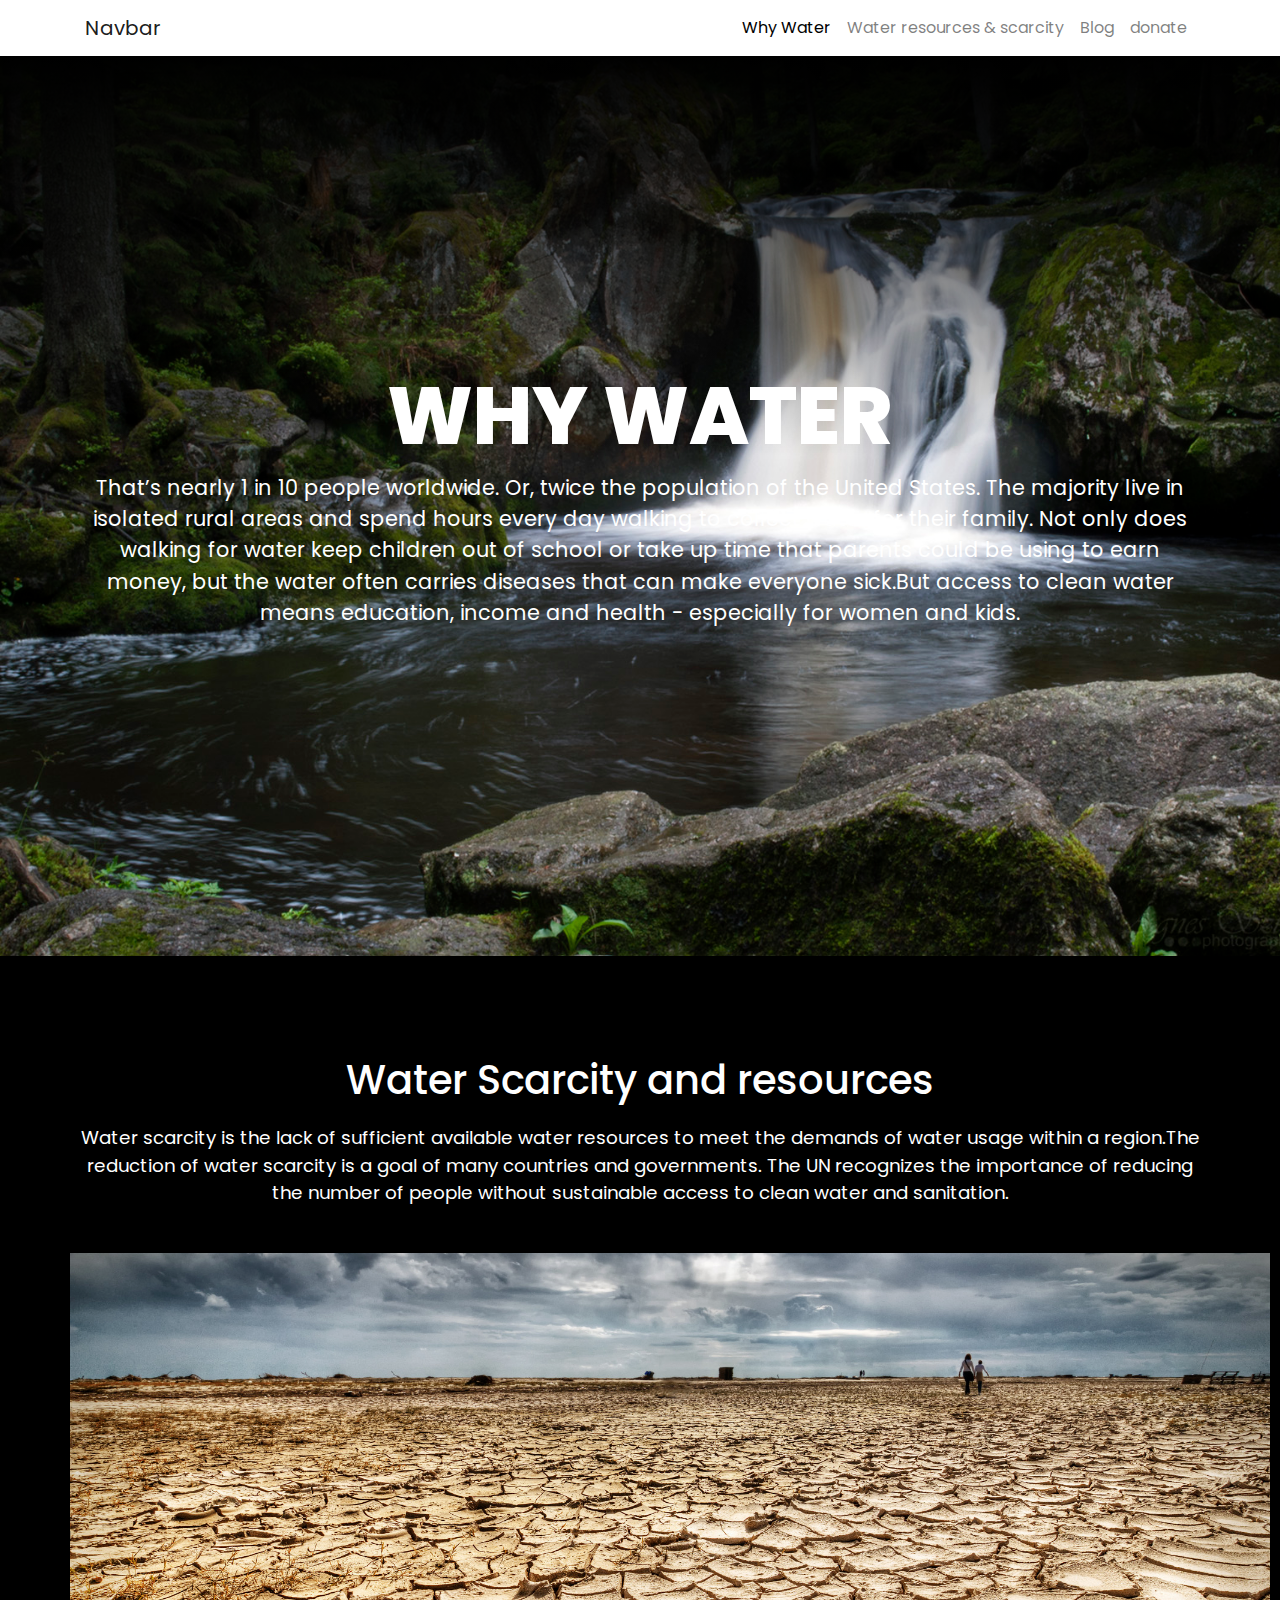
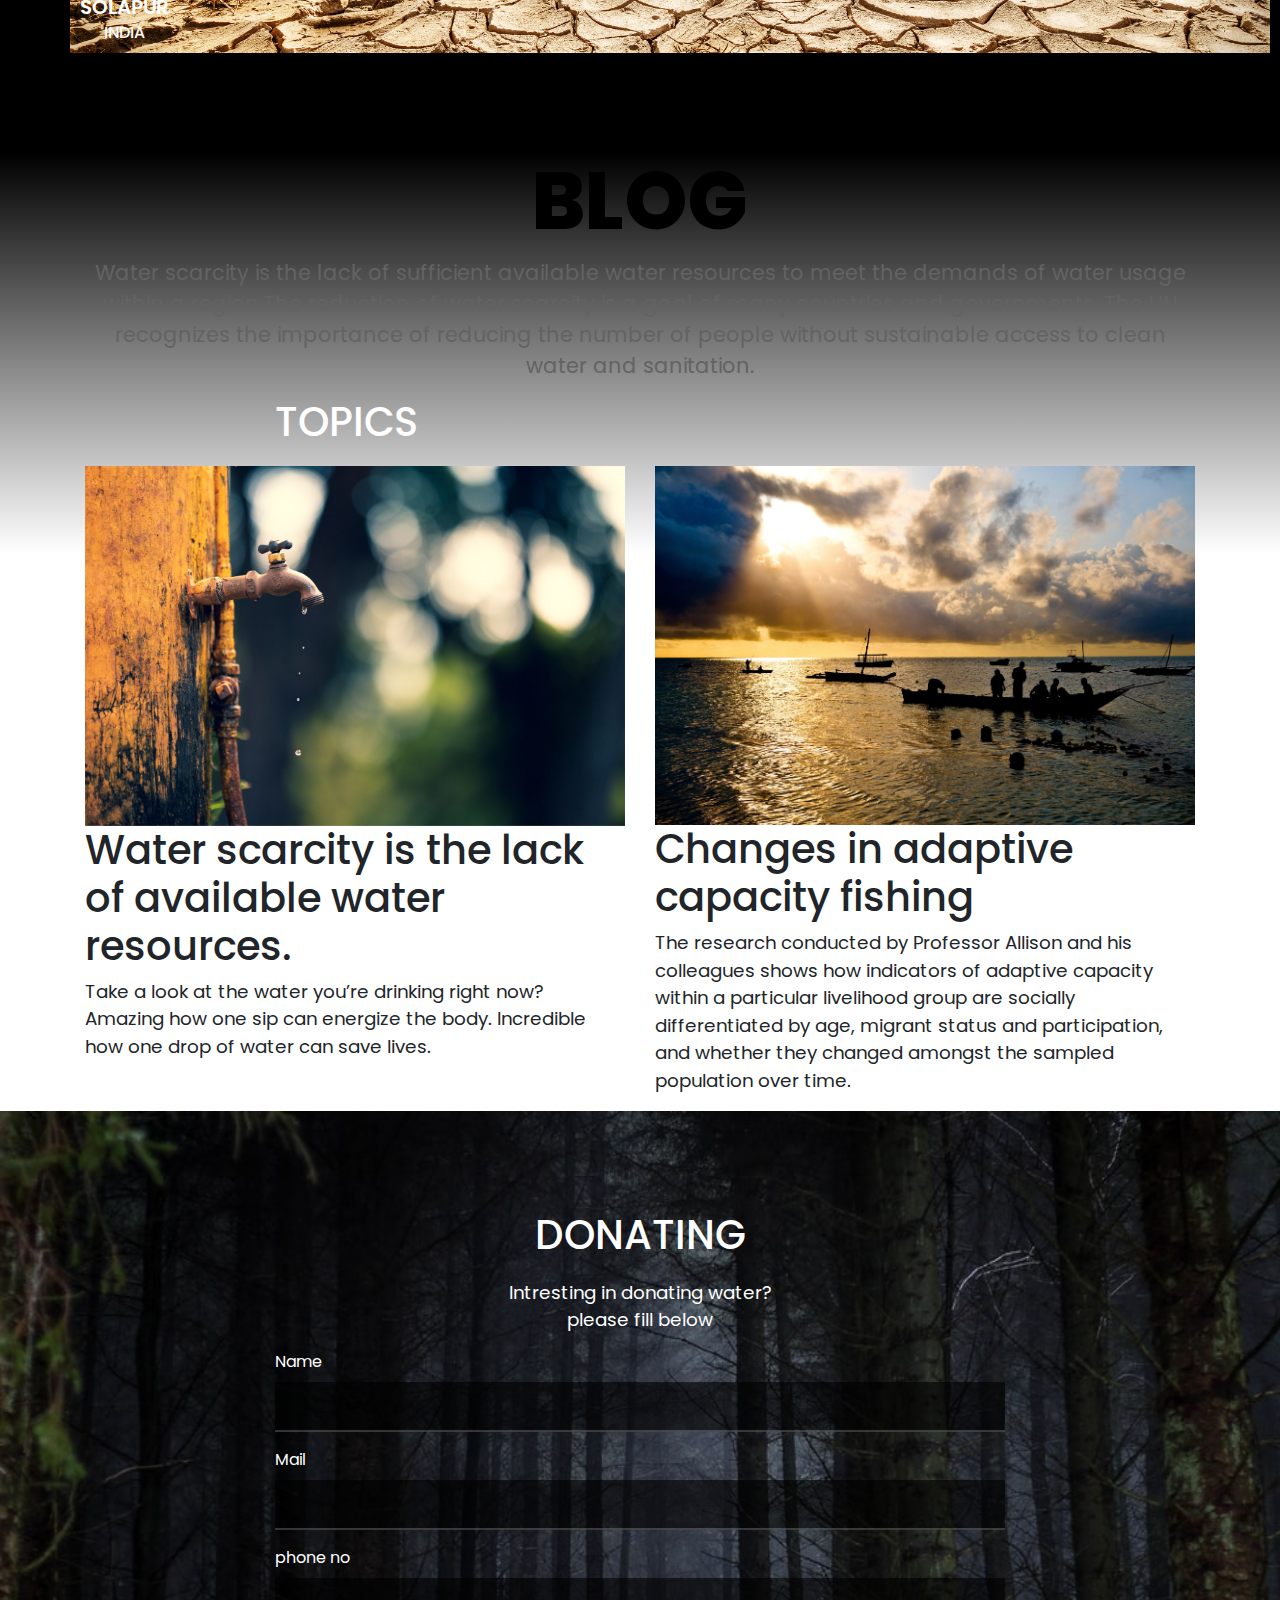
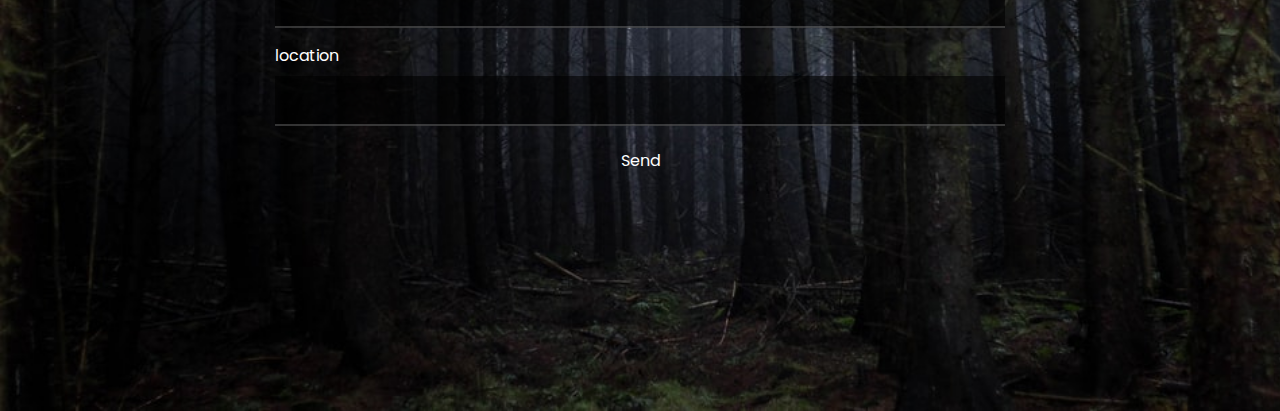
<file: index.html>
<!DOCTYPE html>
<html>
<head>
	<meta name="viewport" content="width=device-width,inital-scale=1.0">
	<meta charset="utf-8">
	<title>website design</title>
	<link rel="stylesheet" href="https://stackpath.bootstrapcdn.com/bootstrap/4.3.1/css/bootstrap.min.css" integrity="sha384-ggOyR0iXCbMQv3Xipma34MD+dH/1fQ784/j6cY/iJTQUOhcWr7x9JvoRxT2MZw1T" crossorigin="anonymous">
	<link href="https://stackpath.bootstrapcdn.com/font-awesome/4.7.0/css/font-awesome.min.css" rel="stylesheet" integrity="sha384-wvfXpqpZZVQGK6TAh5PVlGOfQNHSoD2xbE+QkPxCAFlNEevoEH3Sl0sibVcOQVnN" crossorigin="anonymous">
	<link rel="stylesheet" type="text/css" href="css/style.css">


	</script>

</head>

<body>
	<header>
		<nav class="navbar navbar-expand-lg navbar-light bg-light ">
			<div class="container">
  <a class="navbar-brand" href="#">Navbar</a>
  <button class="navbar-toggler" type="button" data-toggle="collapse" data-target="#navbarSupportedContent" aria-controls="navbarSupportedContent" aria-expanded="false" aria-label="Toggle navigation">
    <span class="navbar-toggler-icon"></span>   
  </button>

  <div class="collapse navbar-collapse" id="navbarSupportedContent">
    <ul class="navbar-nav ml-lg-auto">
      <li class="nav-item active">
        <a class="nav-link" href="#whywater">Why Water<span class="sr-only">(current)</span></a>
      </li>
      <li class="nav-item">
        <a class="nav-link" href="#wrs">Water resources &  scarcity</a>
      </li>  

      <li class="nav-item">
        <a class="nav-link" href="#blog">Blog</a>
      </li>

<!--      <li class="nav-item">
        <a class="nav-link" href="#map">Map</a>
      </li> -->

      <li class="nav-item">
        <a class="nav-link" href="#donate">donate </a>
      </li>

    </ul>
  </div>
</div> 
</nav>
	</header>
	<div class="jumbotron jumbotron-fluid height100p banner" id="whywater"x>
  <div class="container h100">
      <div class="contentBox h100">
      		<div>
      			<h1>WHY WATER</h1>
      			<p>
      				That’s nearly 1 in 10 people worldwide. Or, twice the population of the United States. The majority live in isolated rural areas and spend hours every day walking to collect water for their family. Not only does walking for water keep children out of school or take up time that parents could be using to earn money, but the water often carries diseases that can make everyone sick.But access to clean water means education, income and health - especially for women and kids.
				</p> 
      		</div>
      </div>
  </div>
</div>
<section class="sec1"  id="wrs">
	<div class="container">
		<div class="row">
			<div class="offset-sm-col-sm-8">
				<div class="headerText text-center">
					<h2>Water Scarcity and resources</h2>
					<p>Water scarcity is the lack of sufficient available water resources to meet the demands of water usage within a region.The reduction of water scarcity is a goal of many countries and governments. The UN recognizes the importance of reducing the number of people without sustainable access to clean water and sanitation.
					</p>
				</div>
			</div>
		</div>

		<div class="row">
			<div class="col;-sm-4">
				<div class="placeBox">
					<div class="imgBx">
						<img src="image/img1.jpg"class="img-fluid">
					</div>
						<div class="content">
							<center><h3>SOLAPUR<br><span>INDIA</span></h3></center>
						</div>
				</div>
			</div>
		</div>				
</div>
</section>

<selection class="sec2 " id="blog">
	<div class="container h100">
			<div class="contentBox h100">
				<div>
					<h1 style="color: black">Blog </h1>
					<p style="color: #636363">Water scarcity is the lack of sufficient available water resources to meet the demands of water usage within a region.The reduction of water scarcity is a goal of many countries and governments. The UN recognizes the importance of reducing the number of people without sustainable access to clean water and sanitation.
</p>
				</div>
			</div>
	 </div>
</selection>

<section class="map" id="map">
<div class="container">
		<div class="row">
			<div class="offset-sm-2 col-sm-8"> 
					<div class="headerText">
						<h2>TOPICS</h2>
						
					</div>
			</div>
		</div>

		<div class="row">
			<div class="col-sm-6">
				<div class="mapsost">
					<div class="imgBx">
						<img src="image/img3.jpeg" class="img-fluid">
					</div>

					<div class="content">						
						<h1>Water scarcity is the lack of available water resources.</h1>
						<p>Take a look at the water you’re drinking right now? Amazing how one sip can energize the body. Incredible how one drop of water can save lives.</p>
					</div>
				</div>
				
			</div>

			<div class="col-sm-6">
				<div class="mapsost">
					<div class="imgBx">
						<img src="image/img4.jpg" class="img-fluid">
					</div>

					<div class="content">						
						<h1>Changes in adaptive capacity fishing </h1>

					<p>The research conducted by Professor Allison and his colleagues shows how indicators of adaptive capacity within a particular livelihood group are socially differentiated by age, migrant status and participation, and whether they changed amongst the sampled population over time.</p>
					</div>
				</div>	
			</div>
		</div>
	</div>
</div>
</section>

<section class="donate" id="donate" >
	<div class="container">
		<div class="row">
			<div class="col-sm-12">
				<div class="headerText text-center">
					<h2>DONATING</h2>
					<P>Intresting in donating water?<br> please fill below</P>
				</div>
			</div>	
		</div>
		<div class="row clearfix">
			<div class="offset-sm-2 col-sm-8">
				<form name=n method="post" action="backend/submit.php">
					<div class="form-group">
						<label style="color: white;">Name</label>
						<input type="text" name="Name" class="form-control" required>
					</div>
					<div class="form-group">
						<label style="color: white;">Mail</label>
						<input type="text" name="EMail" class="form-control" required>
					</div>
					<div class="form-group">
						<label style="color: white;">phone no</label>
						<input type="text" name="Telephone" class="form-control" required>
					</div>
					<div class="form-group">
						<label style="color: white;">location</label>
						<input type="text" name="Subject" class="form-control" required>
					</div>
					<center>
					<div class="form-group">
						<button class="btn btnD1" style="color: white;">Send</button>
					</div></center>
				</form>
			</div>
			
		</div>
	</div>
	





</section>
	<script src="https://code.jquery.com/jquery-3.3.1.slim.min.js" integrity="sha384-q8i/X+965DzO0rT7abK41JStQIAqVgRVzpbzo5smXKp4YfRvH+8abtTE1Pi6jizo" crossorigin="anonymous"></script>
	<script src="https://cdnjs.cloudflare.com/ajax/libs/popper.js/1.14.7/umd/popper.min.js" integrity="sha384-UO2eT0CpHqdSJQ6hJty5KVphtPhzWj9WO1clHTMGa3JDZwrnQq4sF86dIHNDz0W1" crossorigin="anonymous"></script>
	<script src="https://stackpath.bootstrapcdn.com/bootstrap/4.3.1/js/bootstrap.min.js" integrity="sha384-JjSmVgyd0p3pXB1rRibZUAYoIIy6OrQ6VrjIEaFf/nJGzIxFDsf4x0xIM+B07jRM" crossorigin="anonymous"></script>


<script type="text/javascript">
	$(document).scroll(function(){
		$('.navbar').toggleClass('scrolled',$(this).scrollTop() > $('.navbar').height())
		})
	}
</script>
</body>
</file>
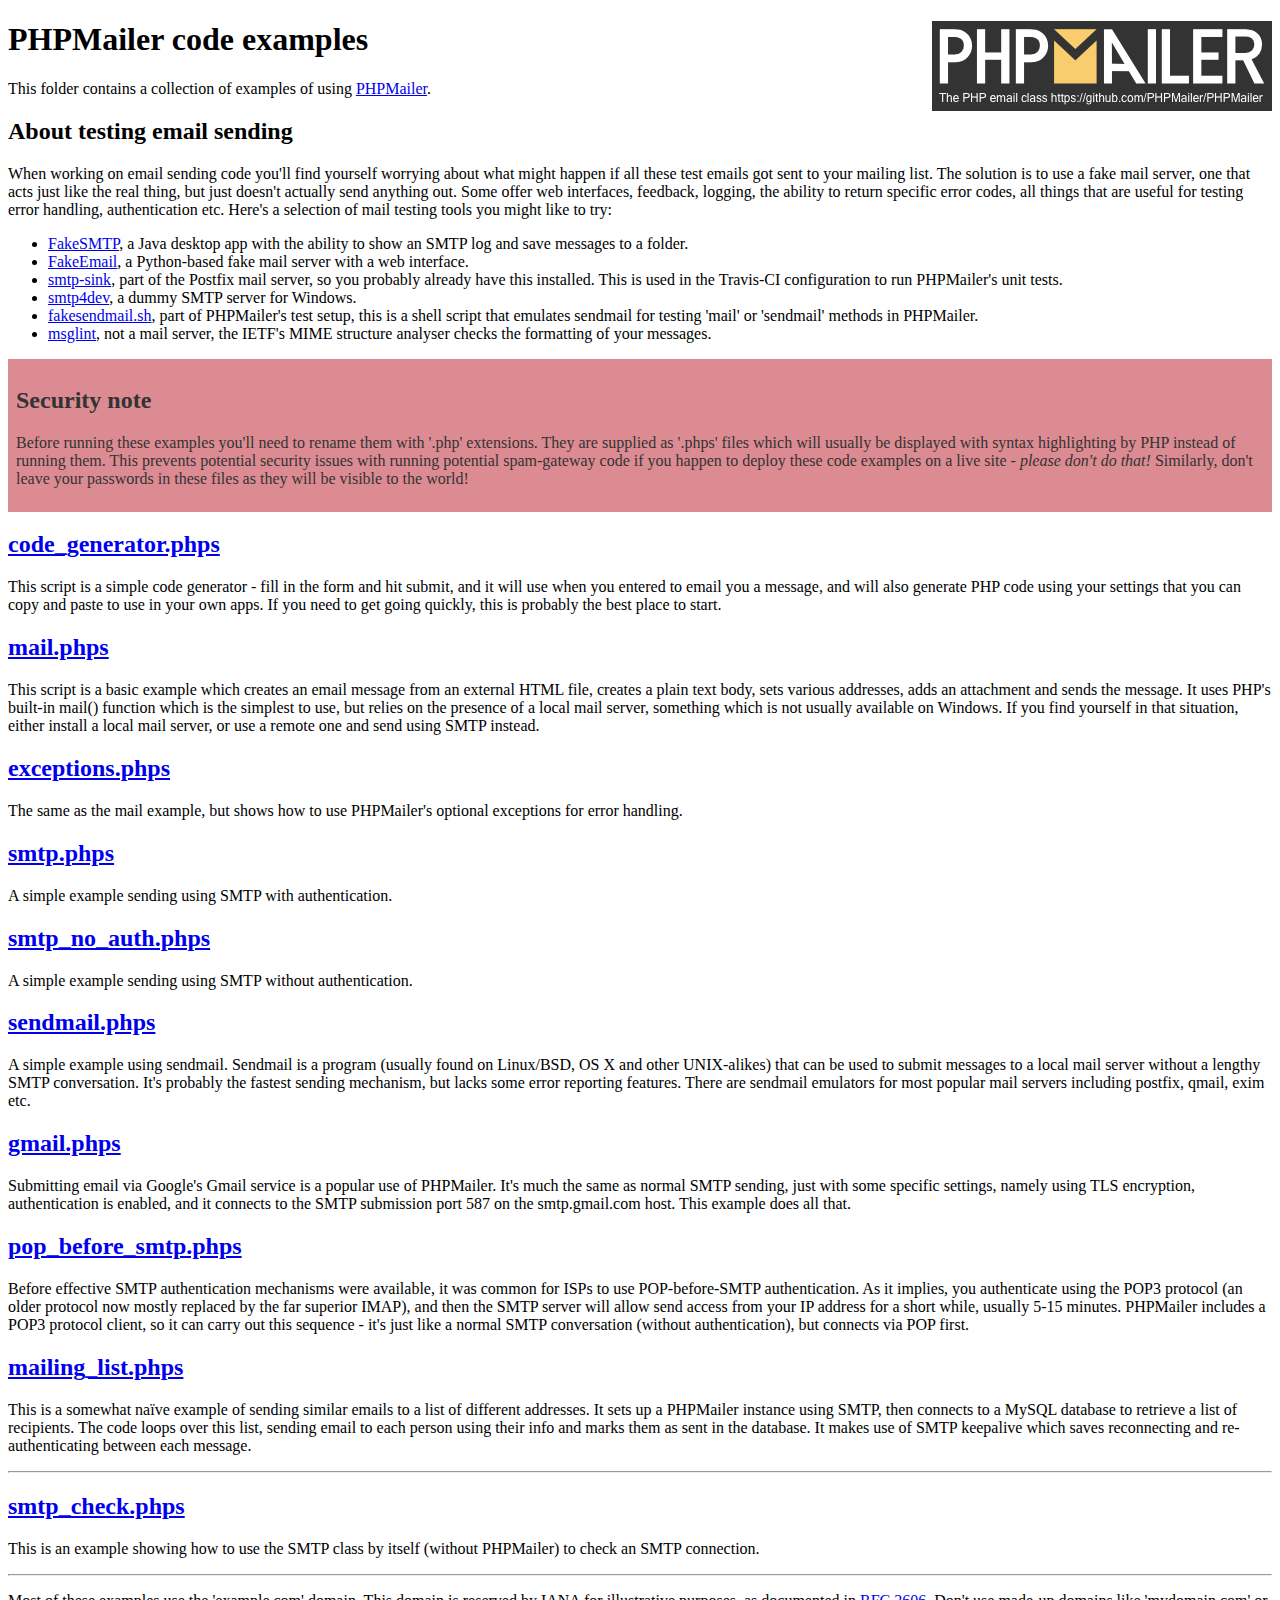
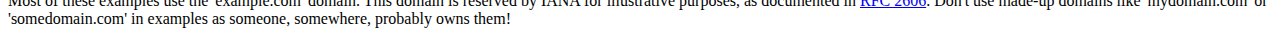
<file: phpmailer/examples/index.html>
<!DOCTYPE html>
<html>
<head>
	<meta charset="UTF-8">
	<title>PHPMailer Examples</title>
</head>
<body>
<h1>PHPMailer code examples<a href="https://github.com/PHPMailer/PHPMailer"><img src="images/phpmailer.png" style="float:right; border:0;" alt="PHPMailer logo"></a></h1>
<p>This folder contains a collection of examples of using <a href="https://github.com/PHPMailer/PHPMailer">PHPMailer</a>.</p>
<h2>About testing email sending</h2>
<p>When working on email sending code you'll find yourself worrying about what might happen if all these test emails got sent to your mailing list. The solution is to use a fake mail server, one that acts just like the real thing, but just doesn't actually send anything out. Some offer web interfaces, feedback, logging, the ability to return specific error codes, all things that are useful for testing error handling, authentication etc. Here's a selection of mail testing tools you might like to try:</p>
<ul>
  <li><a href="https://github.com/Nilhcem/FakeSMTP">FakeSMTP</a>, a Java desktop app with the ability to show an SMTP log and save messages to a folder. </li>
  <li><a href="https://github.com/isotoma/FakeEmail">FakeEmail</a>, a Python-based fake mail server with a web interface.</li>
  <li><a href="http://www.postfix.org/smtp-sink.1.html">smtp-sink</a>, part of the Postfix mail server, so you probably already have this installed. This is used in the Travis-CI configuration to run PHPMailer's unit tests.</li>
  <li><a href="http://smtp4dev.codeplex.com">smtp4dev</a>, a dummy SMTP server for Windows.</li>
  <li><a href="https://github.com/PHPMailer/PHPMailer/blob/master/test/fakesendmail.sh">fakesendmail.sh</a>, part of PHPMailer's test setup, this is a shell script that emulates sendmail for testing 'mail' or 'sendmail' methods in PHPMailer.</li>
  <li><a href="http://tools.ietf.org/tools/msglint/">msglint</a>, not a mail server, the IETF's MIME structure analyser checks the formatting of your messages.</li>
</ul>
<div style="padding: 8px; color: #333333; background-color: #dc8b92">
<h2>Security note</h2>
<p>Before running these examples you'll need to rename them with '.php' extensions. They are supplied as '.phps' files which will usually be displayed with syntax highlighting by PHP instead of running them. This prevents potential security issues with running potential spam-gateway code if you happen to deploy these code examples on a live site - <em>please don't do that!</em> Similarly, don't leave your passwords in these files as they will be visible to the world!</p>
</div>
<h2><a href="code_generator.phps">code_generator.phps</a></h2>
<p>This script is a simple code generator - fill in the form and hit submit, and it will use when you entered to email you a message, and will also generate PHP code using your settings that you can copy and paste to use in your own apps. If you need to get going quickly, this is probably the best place to start.</p>
<h2><a href="mail.phps">mail.phps</a></h2>
<p>This script is a basic example which creates an email message from an external HTML file, creates a plain text body, sets various addresses, adds an attachment and sends the message. It uses PHP's built-in mail() function which is the simplest to use, but relies on the presence of a local mail server, something which is not usually available on Windows. If you find yourself in that situation, either install a local mail server, or use a remote one and send using SMTP instead.</p>
<h2><a href="exceptions.phps">exceptions.phps</a></h2>
<p>The same as the mail example, but shows how to use PHPMailer's optional exceptions for error handling.</p>
<h2><a href="smtp.phps">smtp.phps</a></h2>
<p>A simple example sending using SMTP with authentication.</p>
<h2><a href="smtp_no_auth.phps">smtp_no_auth.phps</a></h2>
<p>A simple example sending using SMTP without authentication.</p>
<h2><a href="sendmail.phps">sendmail.phps</a></h2>
<p>A simple example using sendmail. Sendmail is a program (usually found on Linux/BSD, OS X and other UNIX-alikes) that can be used to submit messages to a local mail server without a lengthy SMTP conversation. It's probably the fastest sending mechanism, but lacks some error reporting features. There are sendmail emulators for most popular mail servers including postfix, qmail, exim etc.</p>
<h2><a href="gmail.phps">gmail.phps</a></h2>
<p>Submitting email via Google's Gmail service is a popular use of PHPMailer. It's much the same as normal SMTP sending, just with some specific settings, namely using TLS encryption, authentication is enabled, and it connects to the SMTP submission port 587 on the smtp.gmail.com host. This example does all that.</p>
<h2><a href="pop_before_smtp.phps">pop_before_smtp.phps</a></h2>
<p>Before effective SMTP authentication mechanisms were available, it was common for ISPs to use POP-before-SMTP authentication. As it implies, you authenticate using the POP3 protocol (an older protocol now mostly replaced by the far superior IMAP), and then the SMTP server will allow send access from your IP address for a short while, usually 5-15 minutes. PHPMailer includes a POP3 protocol client, so it can carry out this sequence - it's just like a normal SMTP conversation (without authentication), but connects via POP first.</p>
<h2><a href="mailing_list.phps">mailing_list.phps</a></h2>
<p>This is a somewhat naïve example of sending similar emails to a list of different addresses. It sets up a PHPMailer instance using SMTP, then connects to a MySQL database to retrieve a list of recipients. The code loops over this list, sending email to each person using their info and marks them as sent in the database. It makes use of SMTP keepalive which saves reconnecting and re-authenticating between each message.</p>
<hr>
<h2><a href="smtp_check.phps">smtp_check.phps</a></h2>
<p>This is an example showing how to use the SMTP class by itself (without PHPMailer) to check an SMTP connection.</p>
<hr>
<p>Most of these examples use the 'example.com' domain. This domain is reserved by IANA for illustrative purposes, as documented in <a href="http://tools.ietf.org/html/rfc2606">RFC 2606</a>. Don't use made-up domains like 'mydomain.com' or 'somedomain.com' in examples as someone, somewhere, probably owns them!</p>
</body>
</html>
</file>
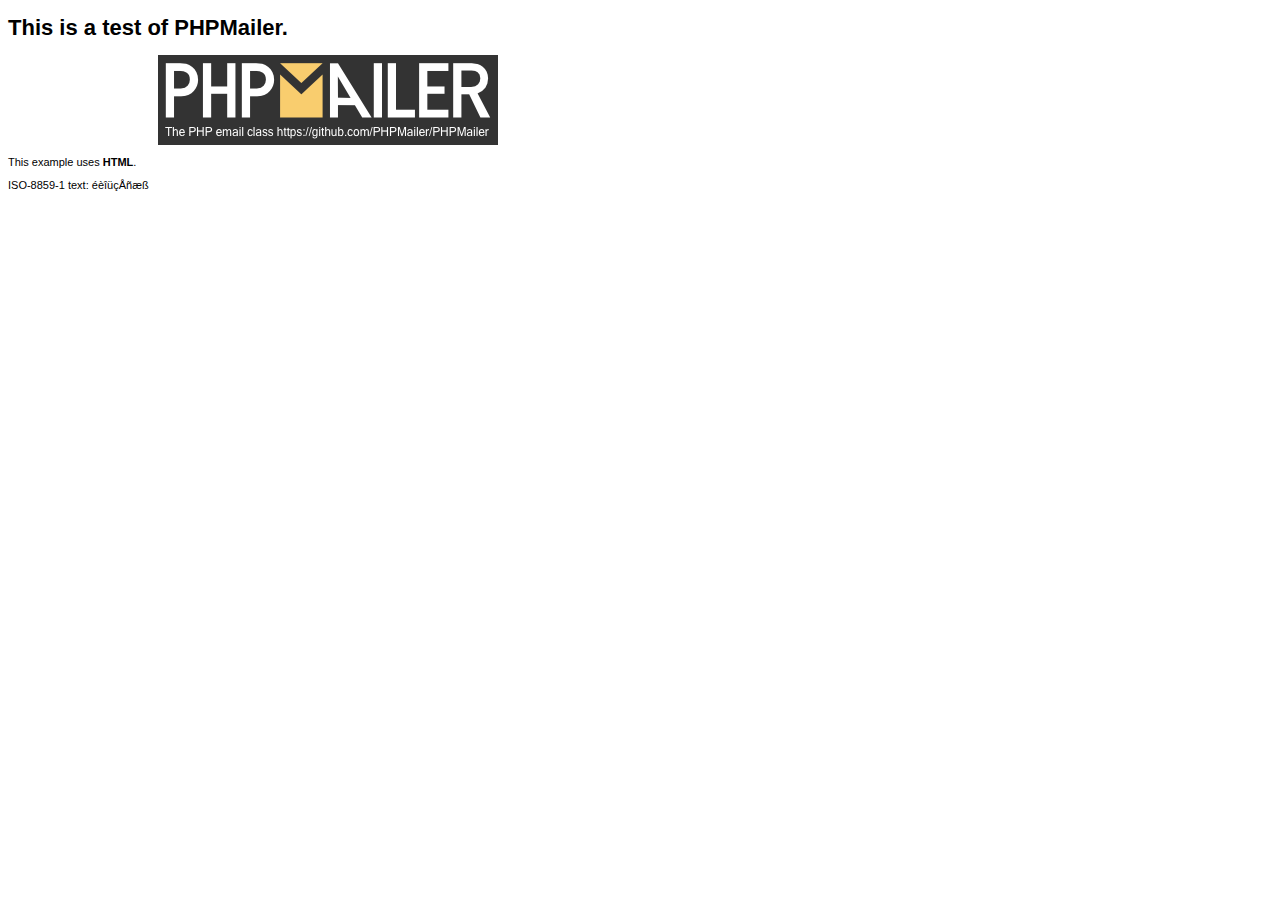
<file: phpmailer/examples/contents.html>
<!DOCTYPE HTML PUBLIC "-//W3C//DTD HTML 4.01 Transitional//EN" "http://www.w3.org/TR/html4/loose.dtd">
<html>
<head>
  <meta http-equiv="Content-Type" content="text/html; charset=iso-8859-1">
  <title>PHPMailer Test</title>
</head>
<body>
<div style="width: 640px; font-family: Arial, Helvetica, sans-serif; font-size: 11px;">
  <h1>This is a test of PHPMailer.</h1>
  <div align="center">
    <a href="https://github.com/PHPMailer/PHPMailer/"><img src="images/phpmailer.png" height="90" width="340" alt="PHPMailer rocks"></a>
  </div>
  <p>This example uses <strong>HTML</strong>.</p>
  <p>ISO-8859-1 text: ���������</p>
</div>
</body>
</html>
</file>
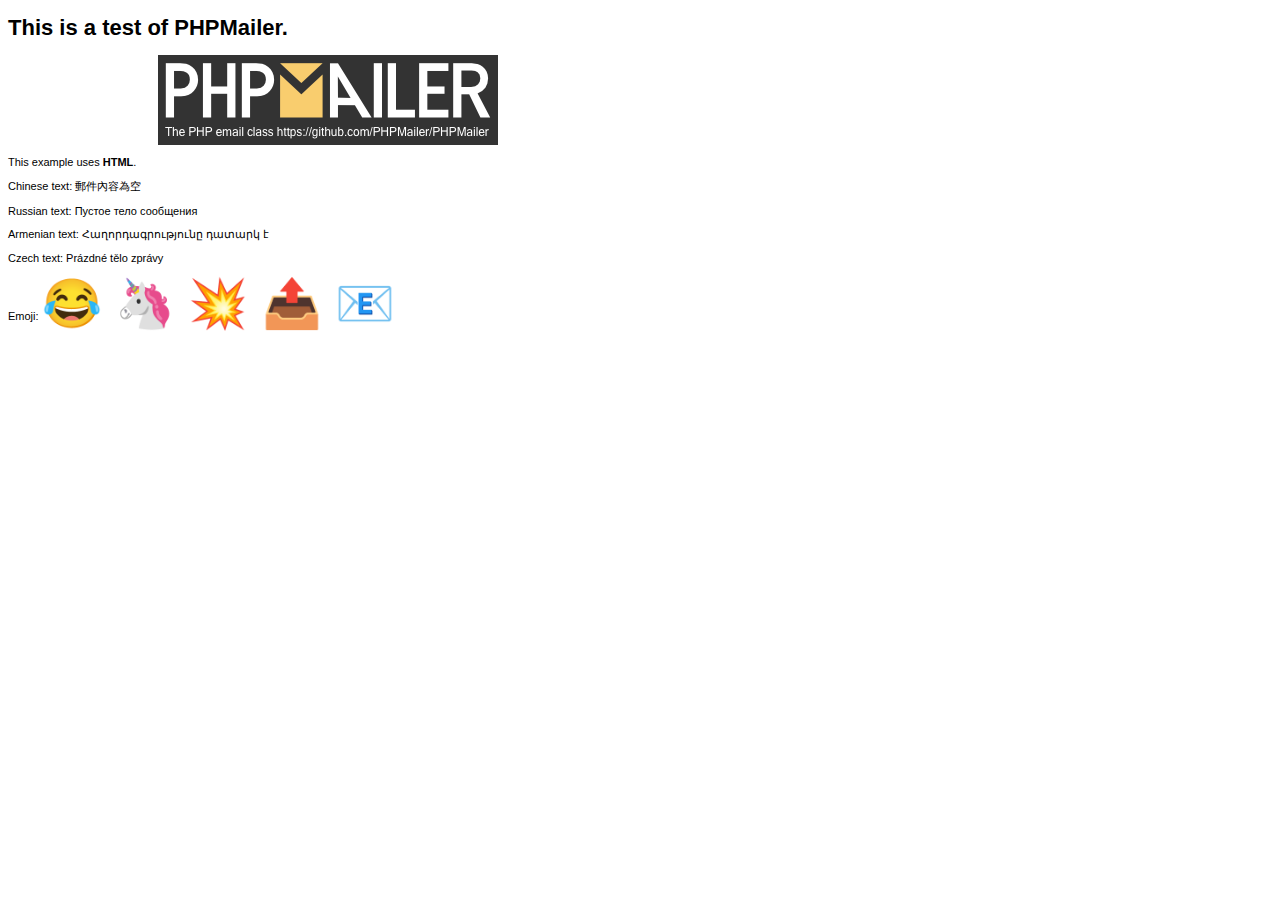
<file: phpmailer/examples/contentsutf8.html>
<!DOCTYPE HTML PUBLIC "-//W3C//DTD HTML 4.01 Transitional//EN" "http://www.w3.org/TR/html4/loose.dtd">
<html>
<head>
  <meta http-equiv="Content-Type" content="text/html; charset=utf-8">
  <title>PHPMailer Test</title>
</head>
<body>
<div style="width: 640px; font-family: Arial, Helvetica, sans-serif; font-size: 11px;">
  <h1>This is a test of PHPMailer.</h1>
  <div align="center">
    <a href="https://github.com/PHPMailer/PHPMailer/"><img src="images/phpmailer.png" height="90" width="340" alt="PHPMailer rocks"></a>
  </div>
  <p>This example uses <strong>HTML</strong>.</p>
  <p>Chinese text: 郵件內容為空</p>
  <p>Russian text: Пустое тело сообщения</p>
  <p>Armenian text: Հաղորդագրությունը դատարկ է</p>
  <p>Czech text: Prázdné tělo zprávy</p>
  <p>Emoji: <span style="font-size: 48px">😂 🦄 💥 📤 📧</span></p>
</div>
</body>
</html>
</file>
<file: css/style.css>
@import url('https://fonts.googleapis.com/css?family=Poppins&display=swap');
*
{
		outline: none !important;
}
body
{
	font-family: 'Poppins', sans-serif;
}

header
{
	position: relative;
	z-index: 1000000;
}

p
{
	font-size: 1.15rem
}

.navbar
{
	background: transparent !important;
	transition: 0.5s;
}

.navbar .scrolled
{
	background:#000 !important ;
	transition: 0.5s;

}
.navbar-light .navbar-nav .active>.nav-link, .navbar-light .navbar-nav .nav-link.active, .navbar-light .navbar-nav .nav-link.show, .navbar-light .navbar-nav .show>.nav-link 
{
    color: #000;
    background:#fff;
}




.banner
{
	position:relative;
	top:0;
	widows: 100%;
	height: 100vh;
	background: url(../image/bannerbg.jpg);
	background-size: cover;
	margin-bottom: 0;  
}
.banner:before, 
.sec2:before,
.contact:before
{
	content:'';
	position: absolute;
	top: 0;
	left: 0;
	width: 100%;
	height: 400px;
	background:linear-gradient(#000,transparent);
	pointer-events: none; 
}

.banner:after,
.sec2:after,
.contact:after
{
	content:'';
	position: absolute;
	top: 0;
	left: 0;
	width: 100%;
	height: 400px;
	background:linear-gradient(360deg,#0000 transparent);
	pointer-events: none; 
}

.height100p
{
	height: 100vh; 
}
.h100
{
	height:100%;
}
.contentBox
{
	
	position: relative;
	display: flex;
	justify-content: center;
	align-items: center;
	text-align: center;
}

.contentBox h1
{
	font-weight: 800;
	color:#fff;
	text-transform: uppercase;
	font-size: 5rem;
}

.contentBox p
{
	color: #fff;
	font-size: 1.3rem;
}

.sec1
{
	padding: 100px 0;
	background:#000;
}

.headerText
{
	color: #fff;
}

.headerText h2
{
	font-size: 2.5rem;
	margin-bottom: 20px;
}

.placeBox
{
	position: relative;
	max-width: 300px;
	height: 400px;
	margin: 0 auto;
	background: #000;
	margin-top: 30px; 
}

.placeBox .imgBx
{
	width: 1200px;
	height: 100%;
}

.placeBox .imgBx img
{
	object-fit: cover;
	width:100%;
	height: 100%;
}

.placeBox .content
{
	position: absolute;
	top:0;
	left:0;
	width: 100%;
	height: 100%;
	display: flex;
	justify-content: baseline;
	align-items: flex-end;
}

.placeBox .content h3
{
	position: relative;
	margin: 0;
	padding: 10px;
	background: rgba(0,0,0,,95);
	color: #fff;
	font-size: 20px;
	font-weight: 600;
	widows: 100%;
	text-align: center;
}

.placeBox .content h3 span
{
	font-size: 16px;
	font-weight: 500;
}

.sec2
{
	color: #fff;
	position:relative;
	top:0;
	widows: 100%;
	height: 100vh;
	background: url(../image/bannerbg.jpg);
	background-size: cover;
	margin-bottom: 0;  
}

.donate
{
	position: relative;
	padding:100px 0;
	background: url(../image/bb.jpg);
	background-size: cover;
	min-height: 100vh;
} 

.donate .form-control
{
	background: transparent;
	border:none;
	border-bottom: 2px solid rgba(255,255,255,.2);
	height: 50px;
	border-radius: 0;
	background: rgba(0,0,0,.6);
	color: #fff;
	font-size: 1.25rem;
}
</file>
